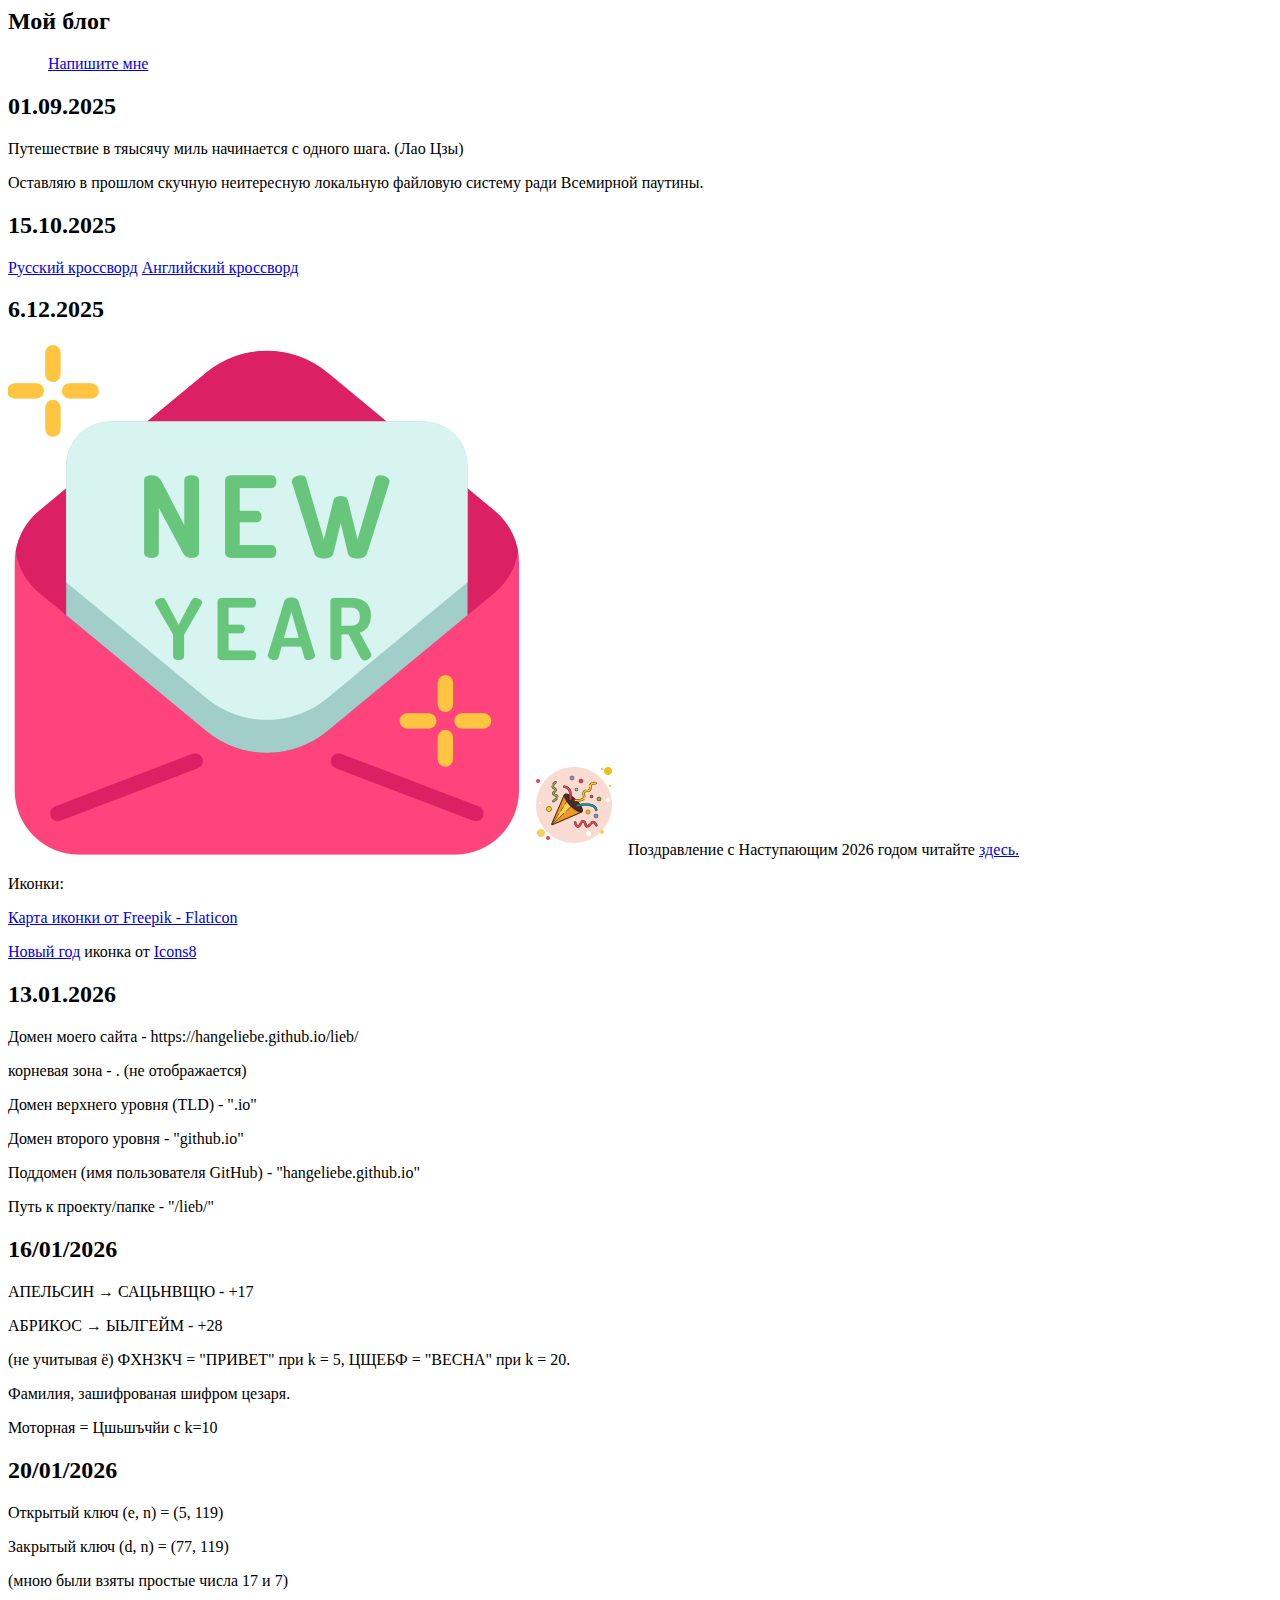
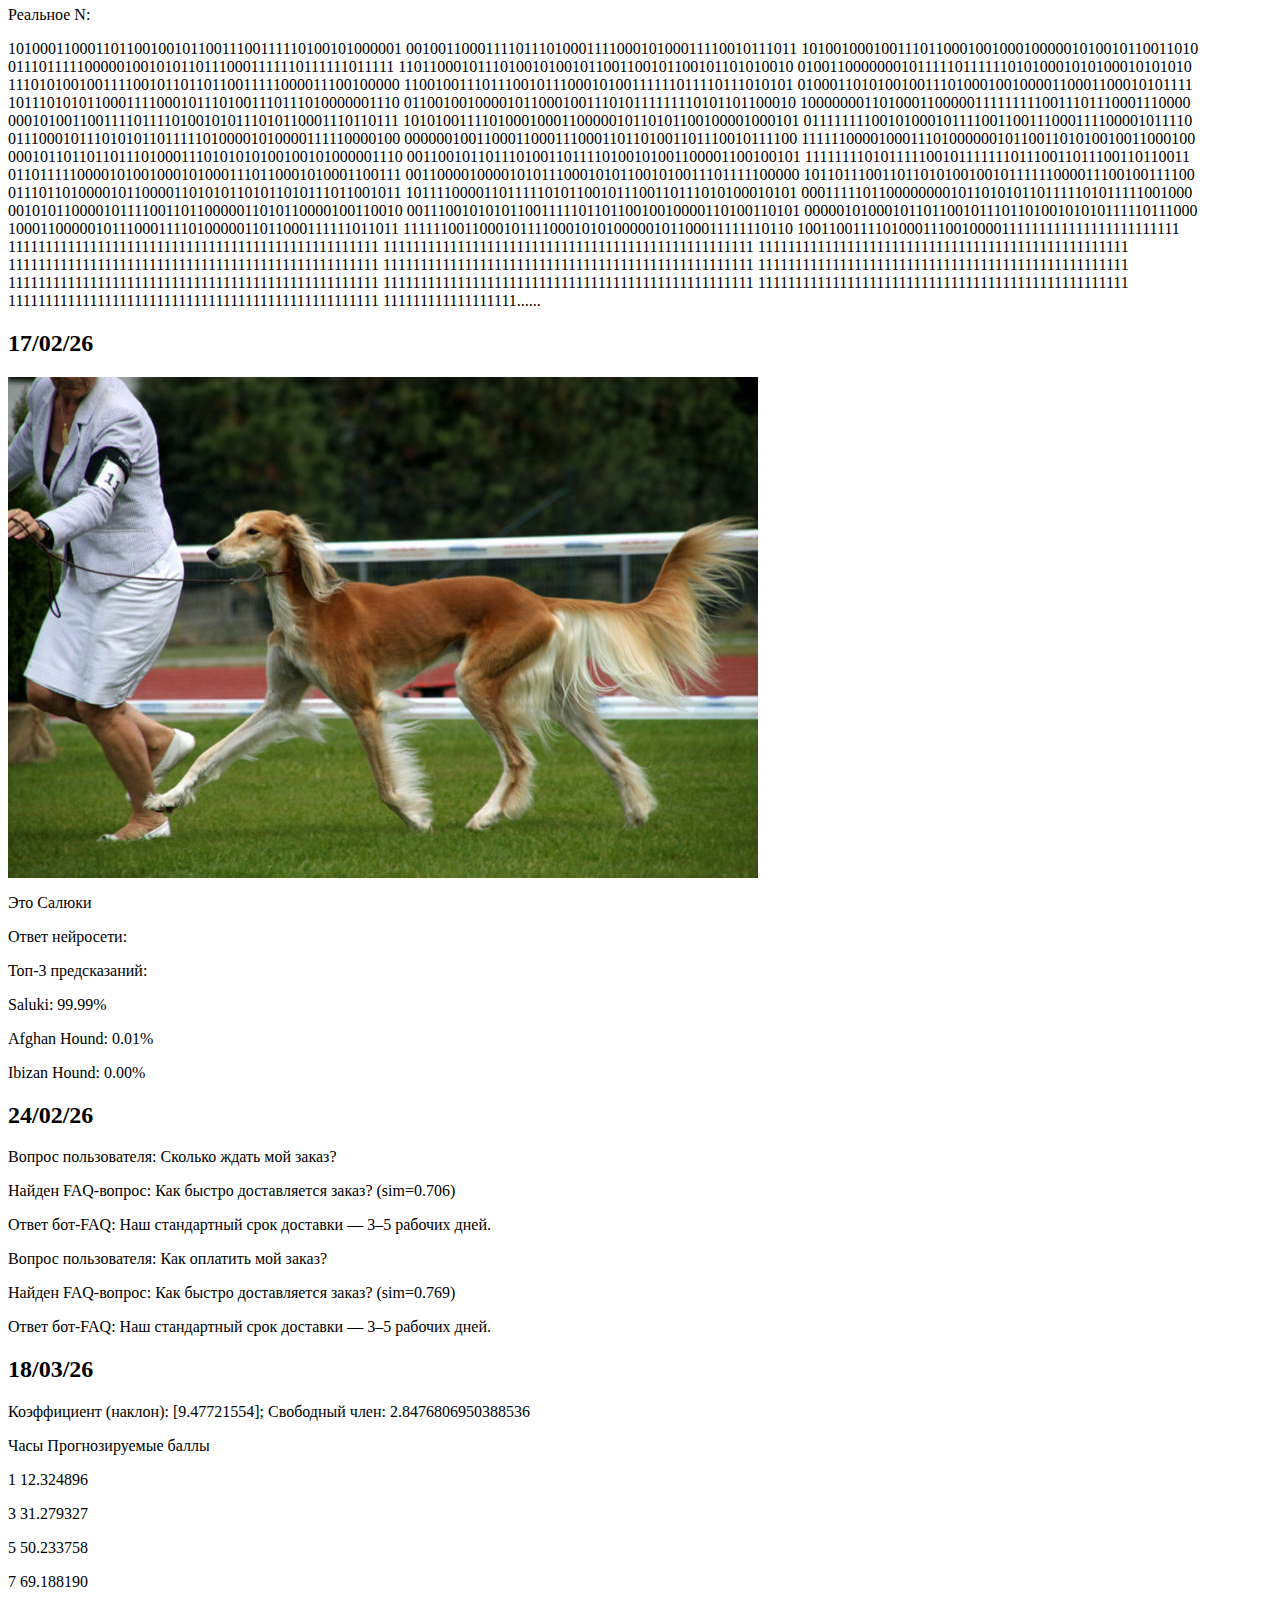
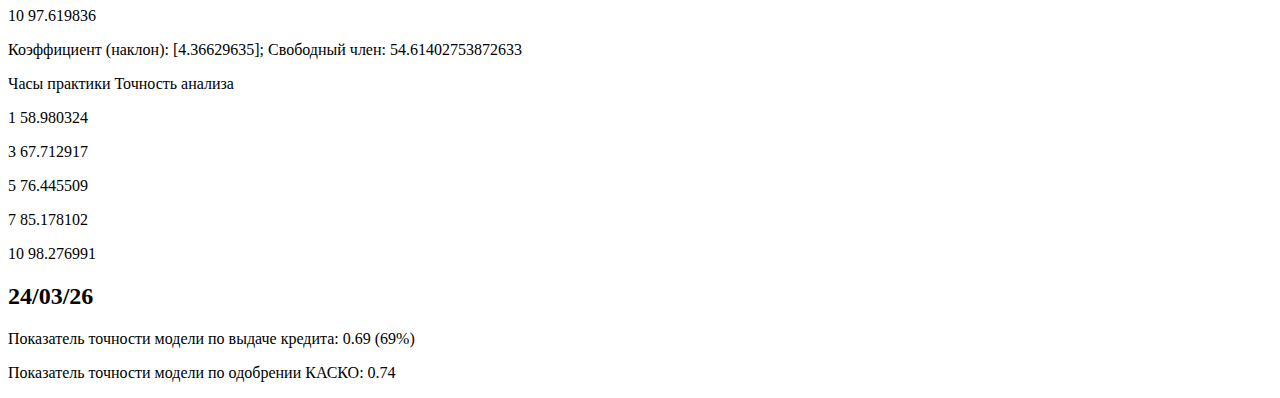
<file: index.html>
<!DOCTAPY html>
<html lang="ru"
<head>
  <link type="text/css" rel="stylesheet" href="style.css">
</head>
<body>
  <h2>Мой блог</h2>
  <blockquote class><stronge><a href="mailto:senoschaff@gmail.com">Напишите мне<a/></stronge> </blockquote>
  <h2>01.09.2025</h2>
  <p>Путешествие в тяысячу миль начинается с одного шага. (Лао Цзы)</p>
  <p>Оставляю в прошлом скучную неитересную локальную файловую систему ради Всемирной паутины.</p>
  <h2>15.10.2025</h2>
  <a href="krosswordRU.html">Русский кроссворд</a>
  <a href="krosswordEN.html">Английский кроссворд</a>
  <h2>6.12.2025</h2>
  <img src="Icons/free-icon-new-year-card-1327895.png" alt=“Новый год”>
  <img src="Icons/icons8-новый-год-100.png" alt=“Новый год”>
  <p.>Поздравление с Наступающим 2026 годом читайте <a href=“Congratulations2026.html”> здесь.</a></p.>
  <p>Иконки:</p>
  <p><a href="https://www.flaticon.com/ru/free-icons/" title="карта иконки">Карта иконки от Freepik - Flaticon</a></p>
  <p><a target="_blank" href="https://icons8.com/icon/YLcBDJsEZ49a/confetti">Новый год</a> иконка от <a target="_blank" href="https://icons8.com">Icons8</a></p>
  <h2>13.01.2026</h2>
  <p> Домен моего сайта - https://hangeliebe.github.io/lieb/</p>
  <p> корневая зона - . (не отображается) </p>
  <p> Домен верхнего уровня (TLD)	- ".io" </p>
  <p> Домен второго уровня	- "github.io"</p>
  <p> Поддомен (имя пользователя GitHub) - "hangeliebe.github.io" </p>
  <p> Путь к проекту/папке - 	 "/lieb/" </p>
  <h2>16/01/2026</h2>
  <p>АПЕЛЬСИН → САЦЬНВЩЮ - +17 </p>
  <p>АБРИКОС → ЫЬЛГЕЙМ - +28 </p>
  <p>(не учитывая ё) ФХНЗКЧ = "ПРИВЕТ" при k = 5, ЦЩЕБФ = "ВЕСНА" при k = 20. </p>
  <p>Фамилия, зашифрованая шифром цезаря.</p>
  <p>Моторная = Цшьшъчйи с k=10 </p>
  <h2>20/01/2026</h2>
  <p>Открытый ключ (e, n) = (5, 119)</p>
  <p>Закрытый ключ (d, n) = (77, 119)</p>
  <p>(мною были взяты простые числа 17 и 7)</p>
  <p>Реальное N:</p>
  <p>10100011000110110010010110011100111110100101000001
00100110001111011101000111100010100011110010111011
10100100010011101100010010001000001010010110011010
01110111110000010010101101110001111110111111011111
11011000101110100101001011001100101100101101010010
01001100000001011111011111101010001010100010101010
11101010010011110010110110110011111000011100100000
11001001110111001011100010100111111011110111010101
01000110101001001110100010010000110001100010101111
10111010101100011110001011101001110111010000001110
01100100100001011000100111010111111110101101100010
10000000110100011000001111111110011101110001110000
00010100110011110111101001010111010110001110110111
10101001111010001000110000010110101100100001000101
01111111100101000101111001100111000111100001011110
01110001011101010110111110100001010000111110000100
00000010011000110001110001101101001101110010111100
11111100001000111010000001011001101010010011000100
00010110110110111010001110101010100100101000001110
00110010110111010011011110100101001100001100100101
11111111010111110010111111101110011011100110110011
01101111100001010010001010001110110001010001100111
00110000100001010111000101011001010011101111100000
10110111001101101010010010111111000011100100111100
01110110100001011000011010101101011010111011001011
10111100001101111101011001011100110111010100010101
00011111011000000001011010101101111101011111001000
00101011000010111100110110000011010110000100110010
00111001010101100111110110110010010000110100110101
00000101000101101100101110110100101010111110111000
10001100000101110001111010000011011000111111011011
11111100110001011110001010100000101100011111110110
10011001111010001110010000111111111111111111111111
11111111111111111111111111111111111111111111111111
11111111111111111111111111111111111111111111111111
11111111111111111111111111111111111111111111111111
11111111111111111111111111111111111111111111111111
11111111111111111111111111111111111111111111111111
11111111111111111111111111111111111111111111111111
11111111111111111111111111111111111111111111111111
11111111111111111111111111111111111111111111111111
11111111111111111111111111111111111111111111111111
11111111111111111111111111111111111111111111111111
111111111111111111......</p>
  <h2>17/02/26</h2>
  <img src="Icons/saluki.jpeg" alt=“Салюки”>
  <p>Это Салюки</p>
  <p>Ответ нейросети:</p>
  <p>Топ-3 предсказаний:</p>
  <p>Saluki: 99.99%</p>
  <p>Afghan Hound: 0.01%</p>
  <p>Ibizan Hound: 0.00%</p>
  <h2>24/02/26</h2>
  <p>Вопрос пользователя: Сколько ждать мой заказ?</p>
  <p>Найден FAQ-вопрос: Как быстро доставляется заказ? (sim=0.706)</p>
  <p>Ответ бот-FAQ: Наш стандартный срок доставки — 3–5 рабочих дней.</p>
  <p> </p>
  <p>Вопрос пользователя: Как оплатить мой заказ?</p>
  <p>Найден FAQ-вопрос: Как быстро доставляется заказ? (sim=0.769)</p>
  <p>Ответ бот-FAQ: Наш стандартный срок доставки — 3–5 рабочих дней.<p/>
  <h2>18/03/26</h2>
  <p>Коэффициент (наклон): [9.47721554]; Свободный член: 2.8476806950388536</p>
  <p>           Часы  Прогнозируемые баллы </p>
  <p>              1              12.324896</p>
  <p>              3              31.279327</p>
  <p>              5              50.233758</p>
  <p>              7              69.188190</p>
  <p>             10              97.619836</p>
  <p>Коэффициент (наклон): [4.36629635]; Свободный член: 54.61402753872633</p>
  <p> Часы практики  Точность анализа </p>
  <p>             1          58.980324</p>
  <p>             3          67.712917</p>
  <p>             5          76.445509</p>
  <p>             7          85.178102</p>
  <p>            10          98.276991</p>
  <h2>24/03/26</h2>
  <p>Показатель точности модели по выдаче кредита: 0.69 (69%) </p>
  <p>Показатель точности модели по одобрении КАСКО: 0.74</p>
</body>
</html>
</file>
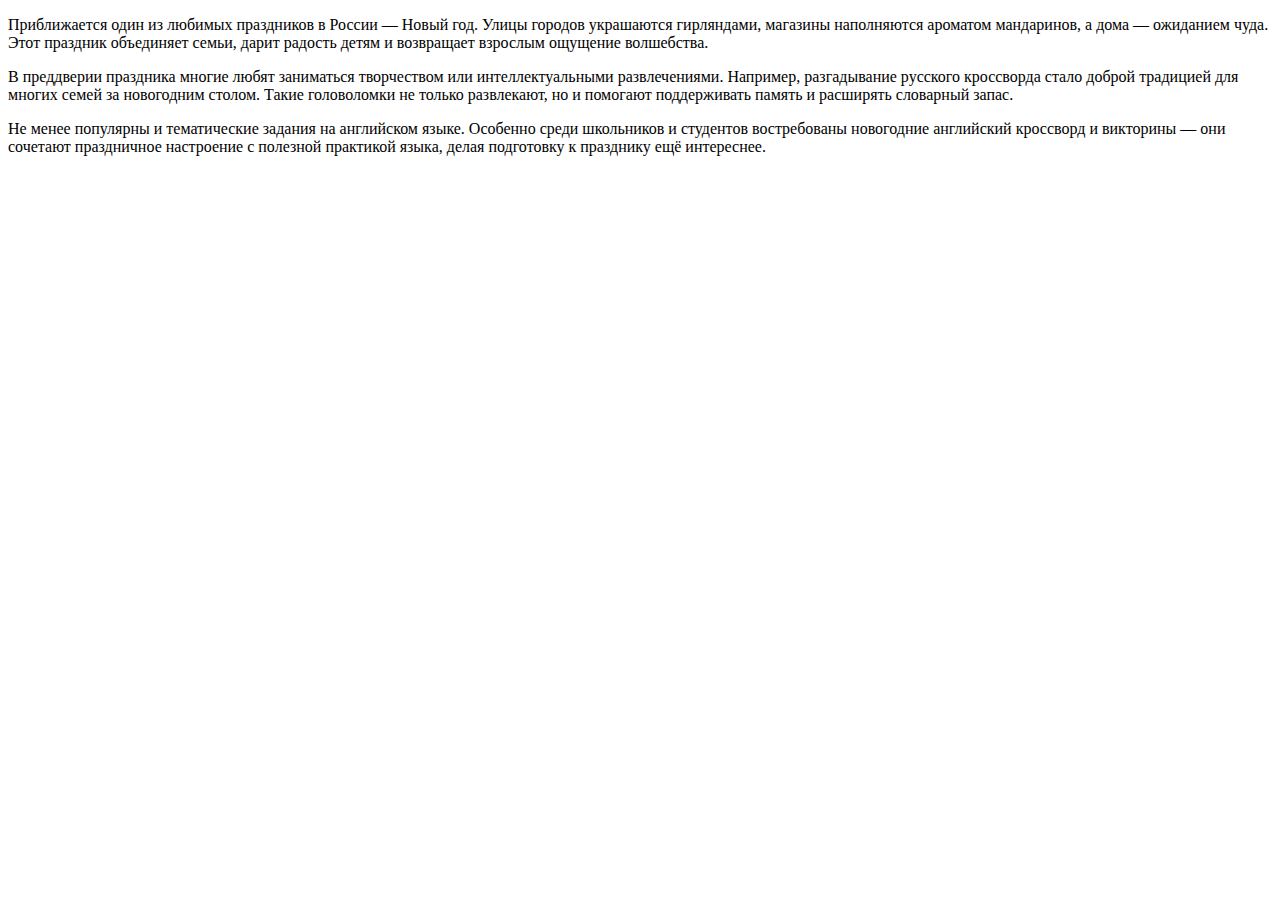
<file: Congratulations2026.html>
<!DOCTYPE html>
<html lang="ru">
<head>
<title>Поздравление!</title>
</head>
<body>
    <p>Приближается один из любимых праздников в России — Новый год. Улицы городов украшаются гирляндами, магазины наполняются ароматом мандаринов, а дома — ожиданием чуда. Этот праздник объединяет семьи, дарит радость детям и возвращает взрослым ощущение волшебства.</p>
    <p>В преддверии праздника многие любят заниматься творчеством или интеллектуальными развлечениями. Например, разгадывание русского кроссворда стало доброй традицией для многих семей за новогодним столом. Такие головоломки не только развлекают, но и помогают поддерживать память и расширять словарный запас.</p>
    <p>Не менее популярны и тематические задания на английском языке. Особенно среди школьников и студентов востребованы новогодние английский кроссворд и викторины — они сочетают праздничное настроение с полезной практикой языка, делая подготовку к празднику ещё интереснее.</p>
</body>
</html>
</file>
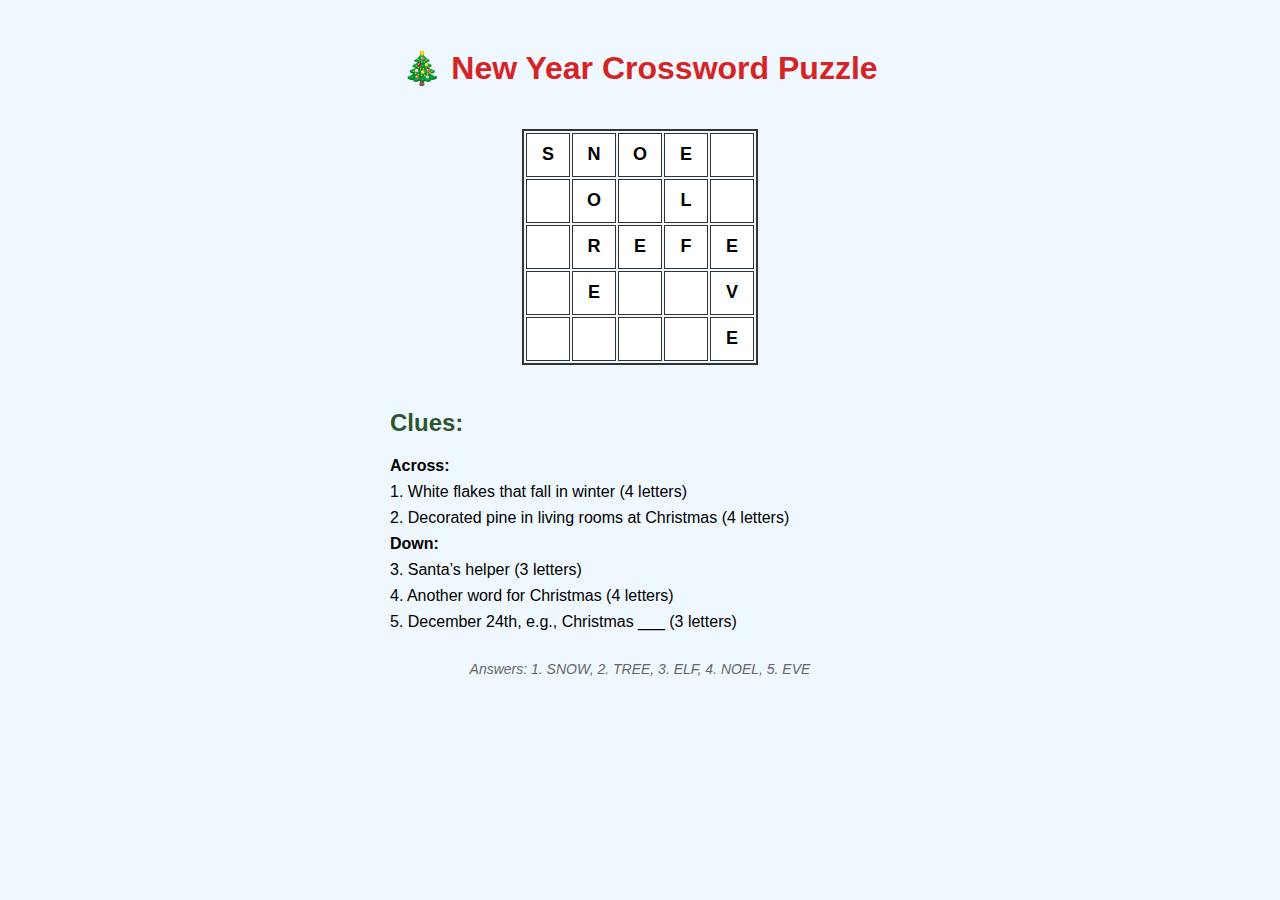
<file: krossvordEN.html>
<!DOCTYPE html>
<html lang="en">
<head>
  <meta charset="UTF-8" />
  <meta name="viewport" content="width=device-width, initial-scale=1.0"/>
  <title>New Year Crossword</title>
  <style>
    body {
      font-family: Arial, sans-serif;
      background-color: #f0f8ff;
      text-align: center;
      padding: 20px;
    }
    h1 {
      color: #d42426;
    }
    .crossword {
      display: inline-block;
      margin: 20px auto;
      border: 2px solid #333;
    }
    .crossword td {
      width: 40px;
      height: 40px;
      border: 1px solid #333;
      text-align: center;
      font-weight: bold;
      font-size: 18px;
      background-color: #fff;
    }
    .black {
      background-color: #333;
    }
    .clues {
      max-width: 500px;
      margin: 20px auto;
      text-align: left;
    }
    .clues h2 {
      color: #2c5530;
    }
    .clue {
      margin: 8px 0;
    }
  </style>
</head>
<body>
  <h1>🎄 New Year Crossword Puzzle</h1>

  <table class="crossword">
    <tr>
      <td>S</td><td>N</td><td>O</td><td>E</td><td class="black"></td>
    </tr>
    <tr>
      <td class="black"></td><td>O</td><td class="black"></td><td>L</td><td class="black"></td>
    </tr>
    <tr>
      <td class="black"></td><td>R</td><td>E</td><td>F</td><td>E</td>
    </tr>
    <tr>
      <td class="black"></td><td>E</td><td class="black"></td><td class="black"></td><td>V</td>
    </tr>
    <tr>
      <td class="black"></td><td class="black"></td><td class="black"></td><td class="black"></td><td>E</td>
    </tr>
  </table>

  <div class="clues">
    <h2>Clues:</h2>
    <div class="clue"><strong>Across:</strong></div>
    <div class="clue">1. White flakes that fall in winter (4 letters)</div>
    <div class="clue">2. Decorated pine in living rooms at Christmas (4 letters)</div>
    <div class="clue"><strong>Down:</strong></div>
    <div class="clue">3. Santa’s helper (3 letters)</div>
    <div class="clue">4. Another word for Christmas (4 letters)</div>
    <div class="clue">5. December 24th, e.g., Christmas ___ (3 letters)</div>
  </div>

  <div style="margin-top: 30px; font-size: 14px; color: #666;">
    <p><em>Answers: 1. SNOW, 2. TREE, 3. ELF, 4. NOEL, 5. EVE</em></p>
  </div>
</body>
</html>
</file>
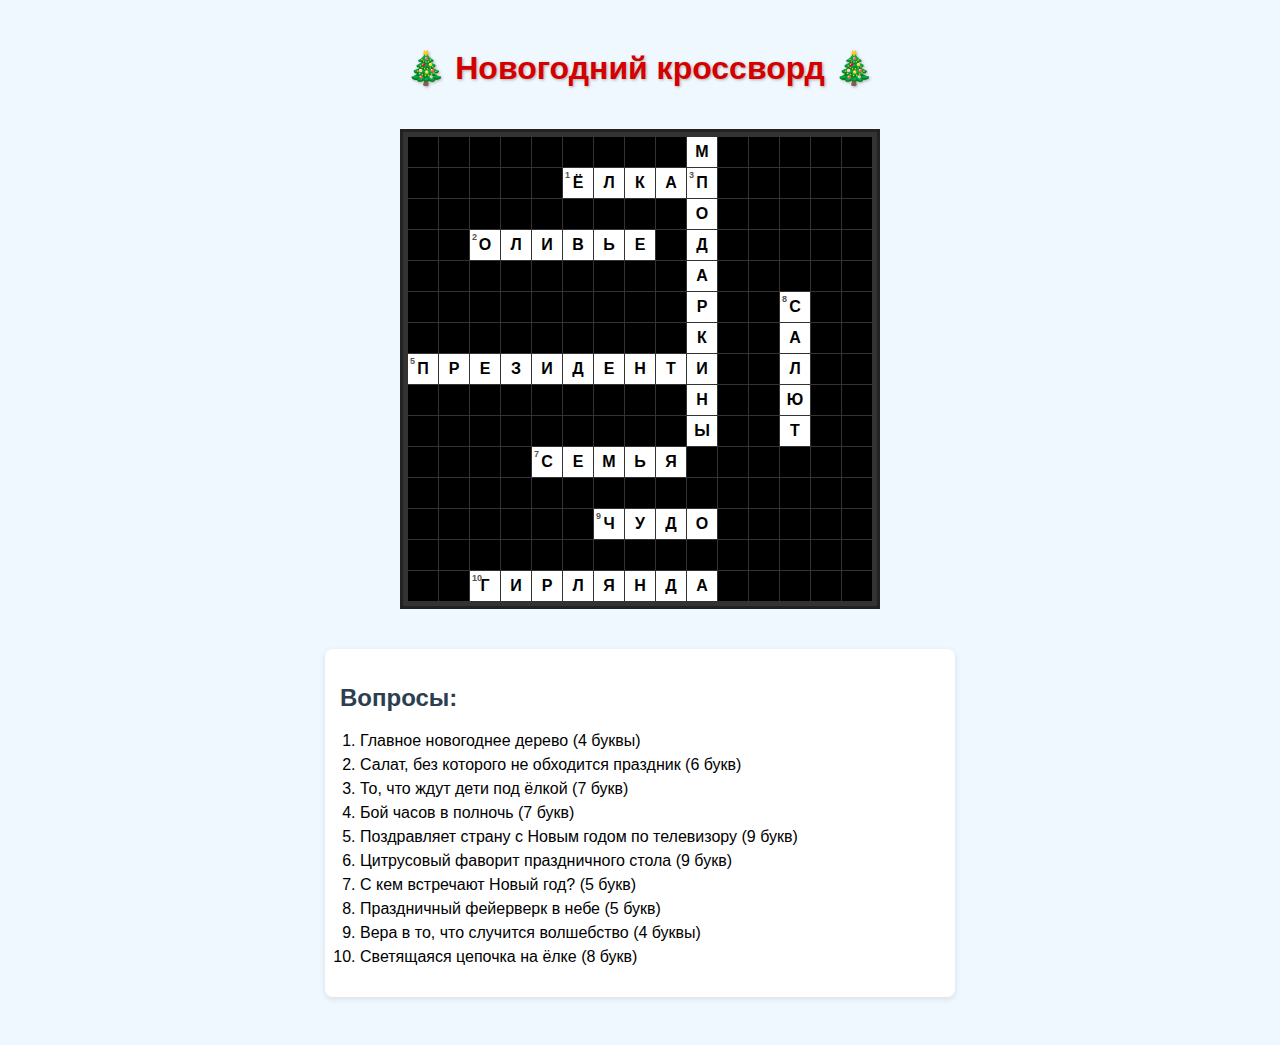
<file: krossvordRU.html>
<!DOCTYPE html>
<html lang="ru">
<head>
    <meta charset="UTF-8">
    <title>Новогодний кроссворд</title>
    <style>
        body {
            font-family: Arial, sans-serif;
            background-color: #f0f8ff;
            text-align: center;
            padding: 20px;
        }

        h1 {
            color: #d40000;
            text-shadow: 1px 1px 3px #aaa;
        }

        .crossword {
            display: inline-grid;
            grid-template-columns: repeat(15, 30px);
            grid-gap: 1px;
            margin: 20px auto;
            background-color: #333;
            padding: 5px;
            border: 3px solid #222;
        }

        .cell {
            width: 30px;
            height: 30px;
            background-color: white;
            display: flex;
            justify-content: center;
            align-items: center;
            font-weight: bold;
            font-size: 16px;
            position: relative;
            color: #000;
        }

        .cell.black {
            background-color: #000;
        }

        .cell.start::before {
            content: attr(data-num);
            position: absolute;
            top: 2px;
            left: 2px;
            font-size: 9px;
            color: #555;
        }

        .legend {
            margin: 20px auto;
            max-width: 600px;
            text-align: left;
            background: #fff;
            padding: 15px;
            border-radius: 8px;
            box-shadow: 0 2px 6px rgba(0,0,0,0.1);
        }

        .legend h2 {
            color: #2c3e50;
        }

        .legend ol {
            padding-left: 20px;
        }

        .legend li {
            margin-bottom: 6px;
        }
    </style>
</head>
<body>
    <h1>🎄 Новогодний кроссворд 🎄</h1>

    <div class="crossword" id="cw"></div>

    <div class="legend">
        <h2>Вопросы:</h2>
        <ol>
            <li>Главное новогоднее дерево (4 буквы)</li>
            <li>Салат, без которого не обходится праздник (6 букв)</li>
            <li>То, что ждут дети под ёлкой (7 букв)</li>
            <li>Бой часов в полночь (7 букв)</li>
            <li>Поздравляет страну с Новым годом по телевизору (9 букв)</li>
            <li>Цитрусовый фаворит праздничного стола (9 букв)</li>
            <li>С кем встречают Новый год? (5 букв)</li>
            <li>Праздничный фейерверк в небе (5 букв)</li>
            <li>Вера в то, что случится волшебство (4 буквы)</li>
            <li>Светящаяся цепочка на ёлке (8 букв)</li>
        </ol>
    </div>

    <script>
        // Ручная сетка 15x15: null = чёрная клетка, строка = буква, "Б#N" = буква с номером подсказки
        const manualGrid = [
            // 0    1    2    3    4     5       6    7    8      9       10   11    12    13   14
            [null, null, null, null, null, null, null, null, null, 'М',     null, null, null, null, null], // 0
            [null, null, null, null, null, 'Ё#1', 'Л', 'К', 'А', 'П#3',   null, null, null, null, null], // 1
            [null, null, null, null, null, null, null, null, null, 'О',     null, null, null, null, null], // 2
            [null, null, 'О#2', 'Л', 'И', 'В', 'Ь', 'Е', null, 'Д',       null, null, null, null, null], // 3
            [null, null, null, null, null, null, null, null, null, 'А',     null, null, null, null, null], // 4
            [null, null, null, null, null, null, null, null, null, 'Р',     null, null, 'С#8', null, null], // 5
            [null, null, null, null, null, null, null, null, null, 'К',     null, null, 'А',   null, null], // 6
            ['П#5','Р', 'Е', 'З', 'И', 'Д', 'Е', 'Н', 'Т', 'И',           null, null, 'Л',   null, null], // 7
            [null, null, null, null, null, null, null, null, null, 'Н',     null, null, 'Ю',   null, null], // 8
            [null, null, null, null, null, null, null, null, null, 'Ы',     null, null, 'Т',   null, null], // 9
            [null, null, null, null, 'С#7','Е', 'М', 'Ь', 'Я', null,       null, null, null, null, null], //10
            [null, null, null, null, null, null, null, null, null, null,    null, null, null, null, null], //11
            [null, null, null, null, null, null, 'Ч#9','У', 'Д', 'О',       null, null, null, null, null], //12
            [null, null, null, null, null, null, null, null, null, null,    null, null, null, null, null], //13
            [null, null, 'Г#10','И','Р','Л','Я','Н','Д','А',                null, null, null, null, null], //14
        ];

        const crossword = document.getElementById('cw');
        crossword.innerHTML = '';

        for (let r = 0; r < 15; r++) {
            for (let c = 0; c < 15; c++) {
                const cell = document.createElement('div');
                cell.classList.add('cell');
                const val = manualGrid[r][c];

                if (val === null) {
                    cell.classList.add('black');
                } else {
                    let letter = val;
                    let num = null;
                    if (typeof val === 'string' && val.includes('#')) {
                        const parts = val.split('#');
                        letter = parts[0];
                        num = parts[1];
                        cell.classList.add('start');
                        cell.dataset.num = num;
                    }
                    cell.textContent = letter;
                }
                crossword.appendChild(cell);
            }
        }
    </script>
</body>
</html>
</file>
<file: style.css>
@font-face {
	font-family: “Pudelinka”;
	src: url(”Fonts/pudelinka.ttf” ) format('truetype’);
	font-weight: normal;
	font-style: normal;
}
body{
	blockquote.q {
color: #D4AF37;
border-left: 4px solid #8B0000;
font-style: italic;
}
	background-color: #d3a0eb;
	margin-left: 20%;
	margin-right: 20%;
	border: 2px dotted black;
	padding: 10px 10px 10px 10px;
	font-family: sans serif;
    }
@font-face {
	font-family: “Pudelinka”;
	src: url(”Fonts/pudelinka.ttf” ) format('truetype’);
	font-weight: normal;
	font-style: normal;
}
</file>
